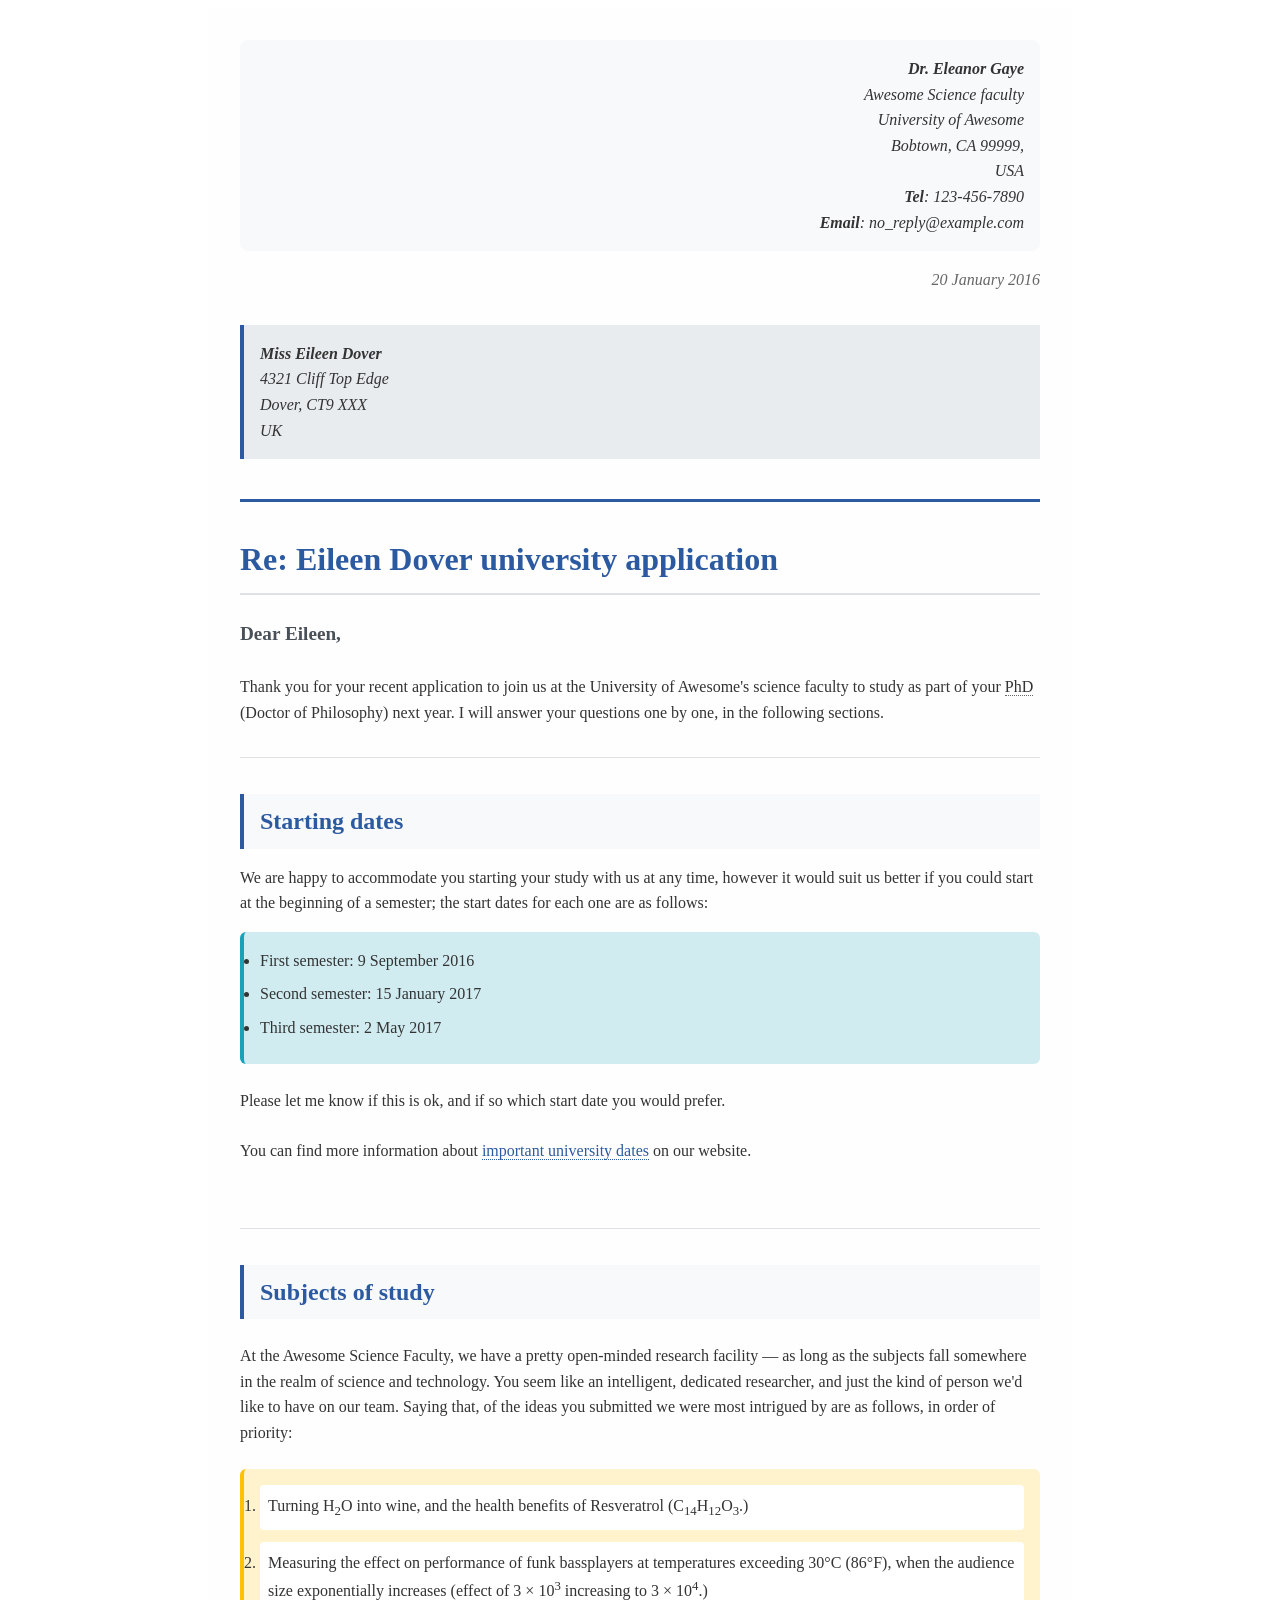
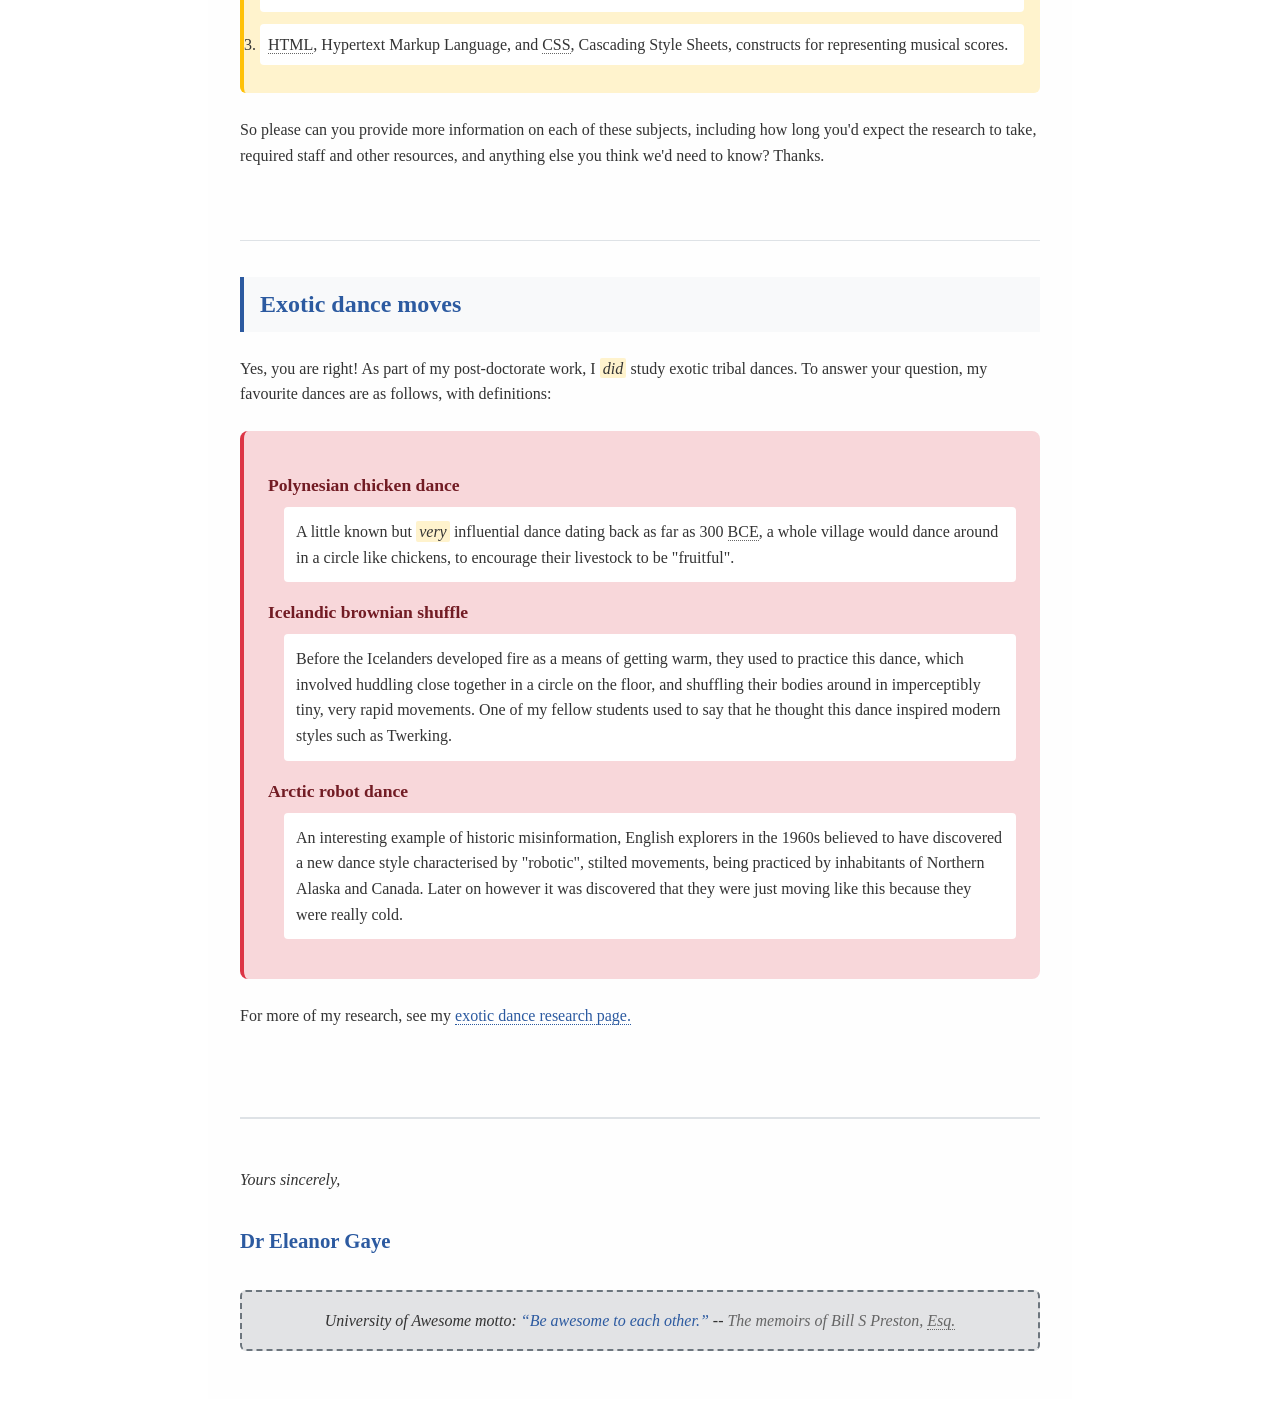
<file: index.html>
<!DOCTYPE html>
    <html lang="en-US">
        <head>
            <meta charset="utf-8" />
            <meta name="author"
            content="Dr. Eleanor Gaye" />
            <link href="tutorial_1_letter_styles.css" rel="stylesheet"/>
            <title>Awesome science application correspondance</title>
        </head>
<body>
    <div class="letter-document">
        <div class="letter-header">
            <address class="sender-info"><em><strong>Dr. Eleanor Gaye</strong>
                <br />Awesome Science faculty</em>
                <br />University of Awesome
                <br />Bobtown, CA 99999,
                <br />USA
                <br /><strong>Tel</strong>: 123-456-7890
                <br /><strong>Email</strong>: no_reply@example.com
            </address>
            
            <p class="letter-date"><time datetime="2016-01-20">20 January 2016</time></p>

            <address class="recipient-info">
                <strong><em>Miss Eileen Dover</em></strong>
                <br />4321 Cliff Top Edge
                <br />Dover, CT9 XXX
                <br />UK
            </address>
        </div>
        
        <h1 class="letter-subject">Re: Eileen Dover university application
        </h1>
        <p class="letter-greeting">Dear Eileen,
        </p>

        <p class="letter-paragraph">Thank you for your recent application to join us at the University of Awesome's science faculty to study as part of your <abbr class="abbreviation">PhD</abbr> (Doctor of Philosophy) next year. I will answer your questions one by one, in the following sections.
        </p>

        <div class="content-section">
            <h2 class="section-heading">Starting dates
            </h2>
            <p>We are happy to accommodate you starting your study with us at any time, however it would suit us better if you could start at the beginning of a semester; the start dates for each one are as follows:
            </p>
            <ul class="semester-dates li">
                <li>First semester: <time datetime="2016-09-09">9 September 2016</time></li>
                <li>Second semester: <time datetime="2017-01-15">15 January 2017</time></li>
                <li>Third semester: <time datetime="2017-05-02">2 May 2017</time></li>
            </ul>
            <p class="letter-paragraph">Please let me know if this is ok, and if so which start date you would prefer.
            <p></p>
            <p>You can find more information about <a href="" class="letter-link">important university dates</a> on our website.</p>
            </p>
        </div>
        <div class="content-section">
            <h2 class="section-heading">Subjects of study</h2>
            <p class="letter-paragraph">At the Awesome Science Faculty, we have a pretty open-minded research facility — as long as the subjects fall somewhere in the realm of science and technology. You seem like an intelligent, dedicated researcher, and just the kind of person we'd like to have on our team. Saying that, of the ideas you submitted we were most intrigued by are as follows, in order of priority:
            </p>
                <ol class="priority-list">
                    <li>Turning H<sub class="subscript">2</sub>O into wine, and the health benefits of Resveratrol (C<sub class="subscript">14</sub>H<sub class="subscript">12</sub>O<sub class="subscript">3</sub>.)</li>
                    <li>Measuring the effect on performance of funk bassplayers at temperatures exceeding 30°C (86°F), when the audience size exponentially increases (effect of 3 × 10<sup class="superscript">3</sup> increasing to 3 × 10<sup class="superscript">4</sup>.)</li>
                    <li><abbr class="abbreviation">HTML</abbr>, Hypertext Markup Language, and <abbr class="abbreviation">CSS</abbr>, Cascading Style Sheets, constructs for representing musical scores.</li>
                </ol>
            <p class="letter-paragraph">So please can you provide more information on each of these subjects, including how long you'd expect the research to take, required staff and other resources, and anything else you think we'd need to know? Thanks.
            </p>
        </div>
        
        <div class="content-section">
            <h2 class="section-heading">Exotic dance moves
            </h2>
            <p class="letter-paragraph">Yes, you are right! As part of my post-doctorate work, I <em class="emphasis">did</em> study exotic tribal dances. To answer your question, my favourite dances are as follows, with definitions:
            </p>
            <dl class="dance-definitions">
                <dt class="dance-term">Polynesian chicken dance</dt>
                <dd class="dance-definition">A little known but <em class="emphasis">very</em> influential dance dating back as far as 300 <abbr class="abbreviation">BCE</abbr>, a whole village would dance around in a circle like chickens, to encourage their livestock to be "fruitful".</dd>
                <dt class="dance-term">Icelandic brownian shuffle</dt>
                <dd class="dance-definition">Before the Icelanders developed fire as a means of getting warm, they used to practice this dance, which involved huddling close together in a circle on the floor, and shuffling their bodies around in imperceptibly tiny, very rapid movements. One of my fellow students used to say that he thought this dance inspired modern styles such as Twerking.</dd>
                <dt class="dance-term">Arctic robot dance</dt>
                <dd class="dance-definition">An interesting example of historic misinformation, English explorers in the 1960s believed to have discovered a new dance style characterised by "robotic", stilted movements, being practiced by inhabitants of Northern Alaska and Canada. Later on however it was discovered that they were just moving like this because they were really cold.</dd>
            </dl>
            <p class="letter-paragraph">For more of my research, see my <a href="" class="letter-link">exotic dance research page.</a>
            </p>
        </div>
            
        <div class="letter-closing"> 
        <p class="closing-phrase">Yours sincerely,</p>
        <h3><p class="signature">Dr Eleanor Gaye</h3></p>
        <p class="university-motto">University of Awesome motto: <q class="inline-quote">Be awesome to each other.</q> -- <cite class="citation">The memoirs of Bill S Preston, <abbr class="abbreviation">Esq.</abbr></cite></p>
        </div>
    </div>
</body>
</html>
</file>
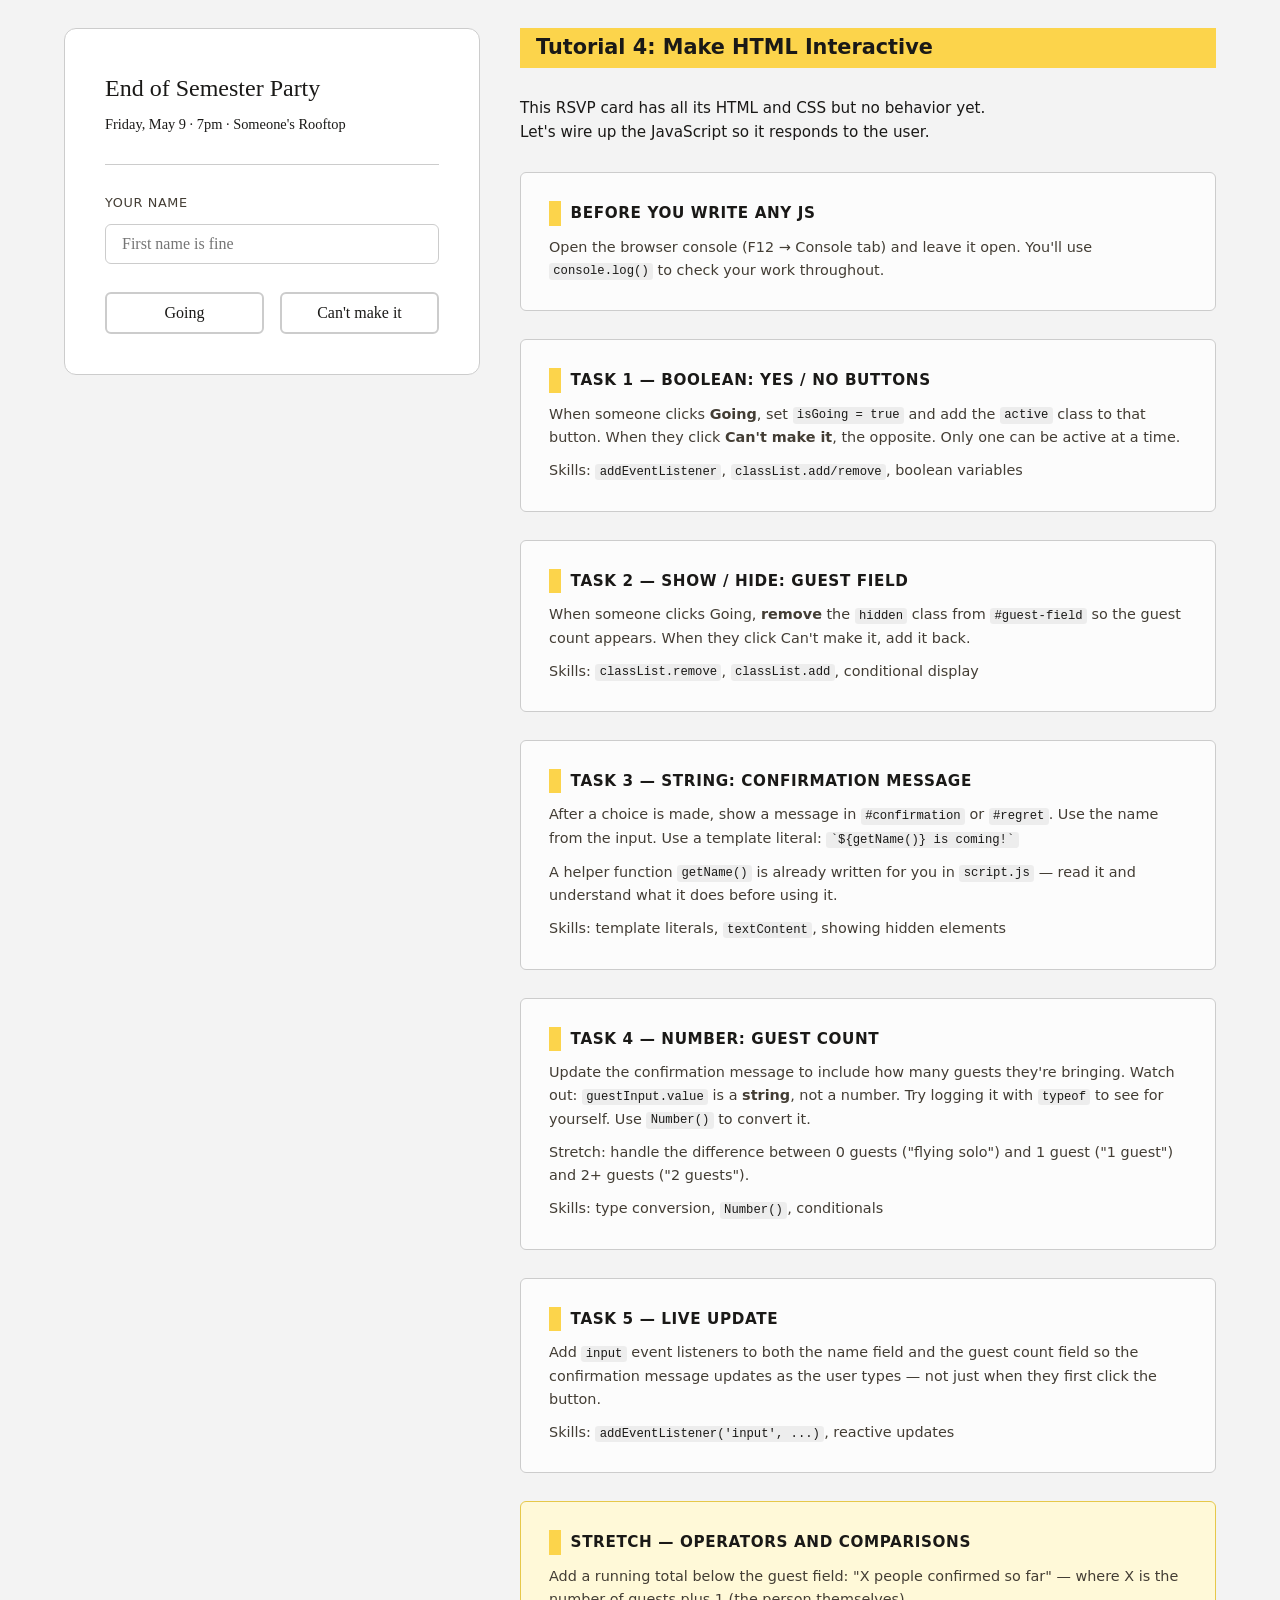
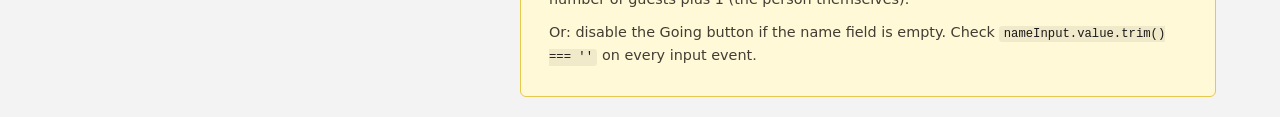
<file: tutorial_4_files/index.html>
<!DOCTYPE html>
<html lang="en">
<head>
  <meta charset="UTF-8">
  <meta name="viewport" content="width=device-width, initial-scale=1.0">
  <title>Tutorial 4: JavaScript Fundamentals</title>
  <link rel="stylesheet" href="style.css">
</head>
<body>

  <div class="page">

    <!-- ── left: the RSVP card ──────────────────────────────── -->
    <div class="card" id="rsvp-card">

      <div class="event-header">
        <h1 class="event-title">End of Semester Party</h1>
        <p class="event-meta">Friday, May 9 &middot; 7pm &middot; Someone's Rooftop</p>
      </div>

      <!-- string: name -->
      <div class="field">
        <label for="name-input">Your name</label>
        <input type="text" id="name-input" placeholder="First name is fine">
      </div>

      <!-- boolean: going or not -->
      <div class="rsvp-buttons">
        <button class="btn btn-yes" id="btn-yes">Going</button>
        <button class="btn btn-no"  id="btn-no">Can't make it</button>
      </div>

      <!-- number: guest count, hidden until yes -->
      <div class="guest-field hidden" id="guest-field">
        <label for="guest-input">Bringing anyone?</label>
        <input type="number" id="guest-input" value="0" min="0" max="10">
        <!-- 
          Note: type="number" still gives you a STRING from .value
          You have to convert it. We'll see this below.
        -->
      </div>

      <!-- confirmation messages, hidden until a choice is made -->
      <div class="confirmation hidden" id="confirmation"></div>
      <div class="regret     hidden" id="regret"></div>

    </div>

    <!-- ── right: tasks panel ───────────────────────────────── -->
    <aside class="tasks-panel">

      <h2>Tutorial 4: Make HTML Interactive</h2>
      <p class="intro">
        This RSVP card has all its HTML and CSS but no behavior yet. <br />
        Let's wire up the JavaScript so it responds to the user.
      </p>

      <div class="task-group">
        <h3>Before you write any JS</h3>
        <p>Open the browser console (F12 → Console tab) and leave it open. 
           You'll use <code>console.log()</code> to check your work throughout.</p>
      </div>

      <div class="task-group">
        <h3>Task 1 — Boolean: Yes / No buttons</h3>
        <p>
          When someone clicks <strong>Going</strong>, set <code>isGoing = true</code>
          and add the <code>active</code> class to that button.
          When they click <strong>Can't make it</strong>, the opposite.
          Only one can be active at a time.
        </p>
        <p>Skills: <code>addEventListener</code>, <code>classList.add/remove</code>, boolean variables</p>
      </div>

      <div class="task-group">
        <h3>Task 2 — Show / hide: guest field</h3>
        <p>
          When someone clicks Going, <strong>remove</strong> the <code>hidden</code> class
          from <code>#guest-field</code> so the guest count appears.
          When they click Can't make it, add it back.
        </p>
        <p>Skills: <code>classList.remove</code>, <code>classList.add</code>, conditional display</p>
      </div>

      <div class="task-group">
        <h3>Task 3 — String: confirmation message</h3>
        <p>
          After a choice is made, show a message in <code>#confirmation</code> or 
          <code>#regret</code>. Use the name from the input.
          Use a template literal: <code>`${getName()} is coming!`</code>
        </p>
        <p>
          A helper function <code>getName()</code> is already written for you in 
          <code>script.js</code> — read it and understand what it does before using it.
        </p>
        <p>Skills: template literals, <code>textContent</code>, showing hidden elements</p>
      </div>

      <div class="task-group">
        <h3>Task 4 — Number: guest count</h3>
        <p>
          Update the confirmation message to include how many guests they're bringing.
          Watch out: <code>guestInput.value</code> is a <strong>string</strong>, not a number.
          Try logging it with <code>typeof</code> to see for yourself.
          Use <code>Number()</code> to convert it.
        </p>
        <p>
          Stretch: handle the difference between 0 guests ("flying solo") and 
          1 guest ("1 guest") and 2+ guests ("2 guests").
        </p>
        <p>Skills: type conversion, <code>Number()</code>, conditionals</p>
      </div>

      <div class="task-group">
        <h3>Task 5 — Live update</h3>
        <p>
          Add <code>input</code> event listeners to both the name field and the guest
          count field so the confirmation message updates as the user types —
          not just when they first click the button.
        </p>
        <p>Skills: <code>addEventListener('input', ...)</code>, reactive updates</p>
      </div>

      <div class="task-group task-stretch">
        <h3>Stretch — Operators and comparisons</h3>
        <p>
          Add a running total below the guest field: 
          "X people confirmed so far" — where X is the number of guests plus 1 (the person themselves).
        </p>
        <p>
          Or: disable the Going button if the name field is empty.
          Check <code>nameInput.value.trim() === ''</code> on every input event.
        </p>
      </div>

    </aside>

  </div>

  <script src="script.js"></script>
</body>
</html>
</file>
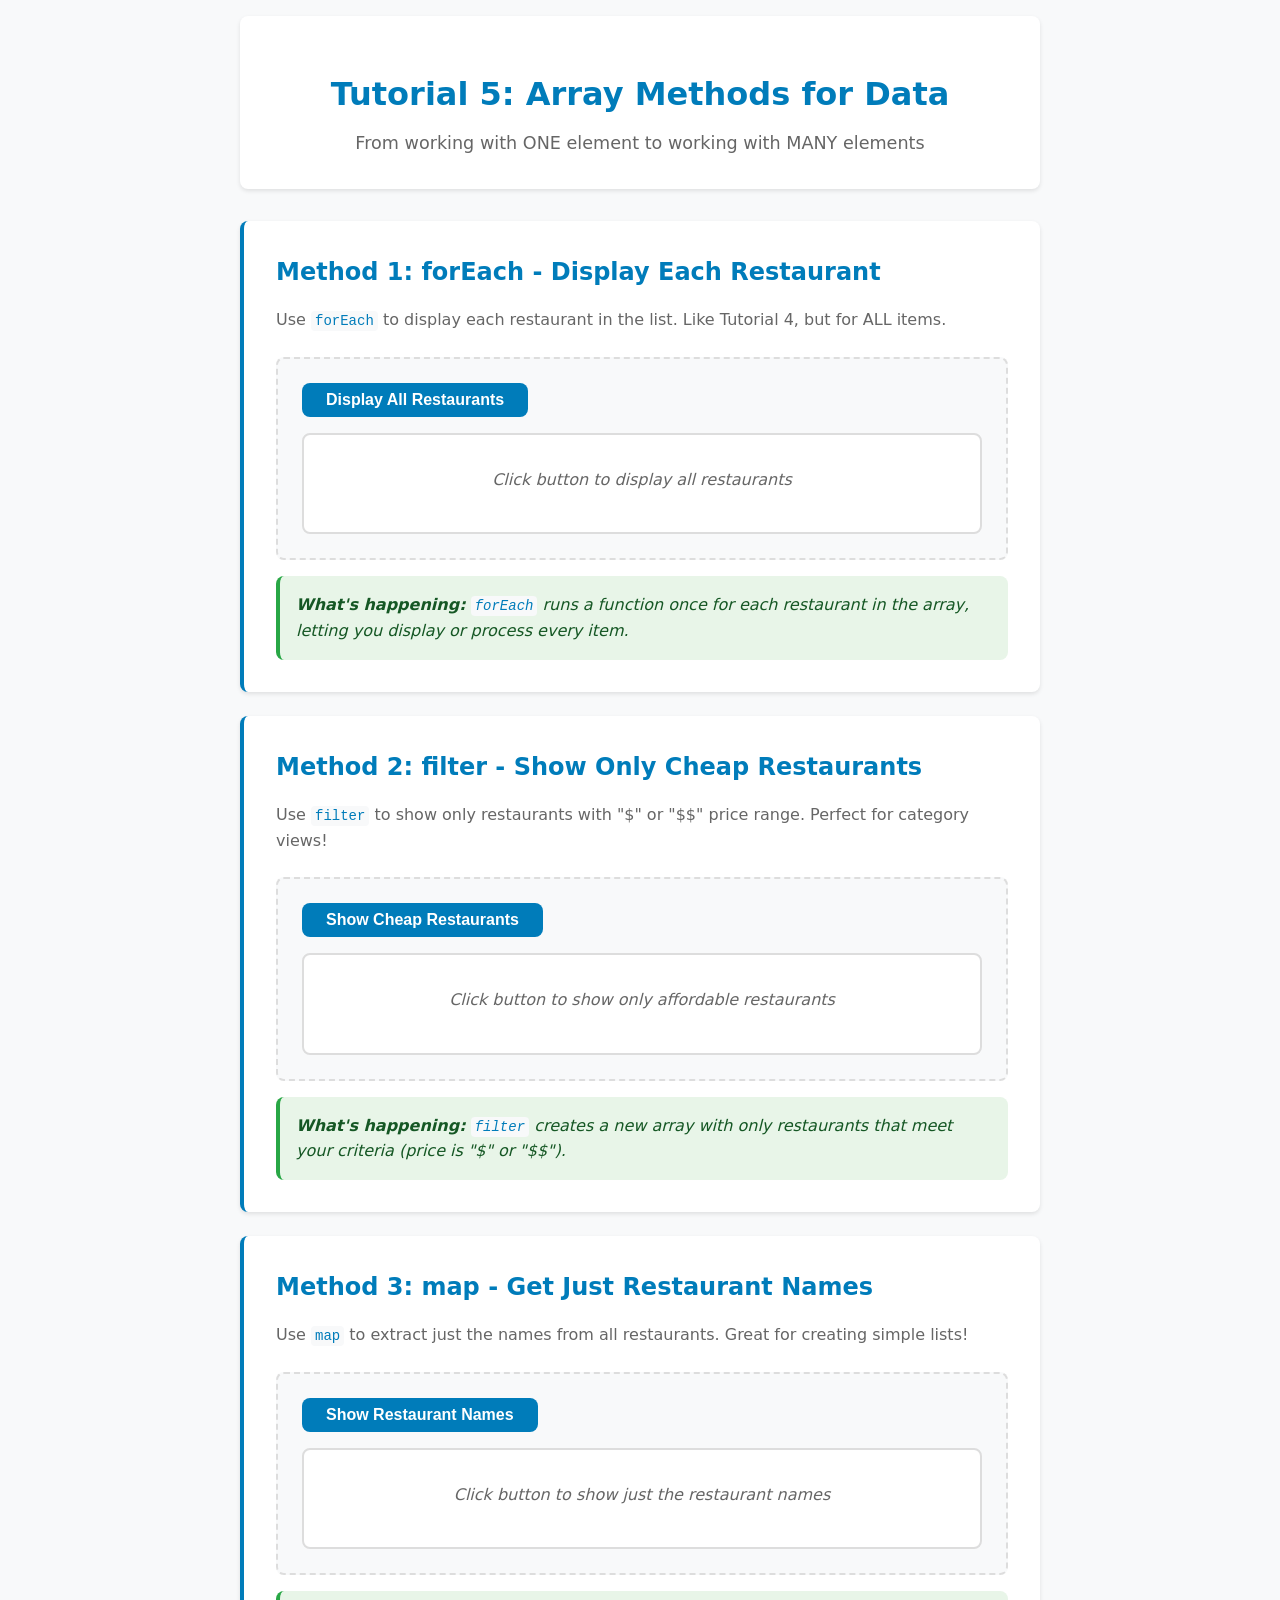
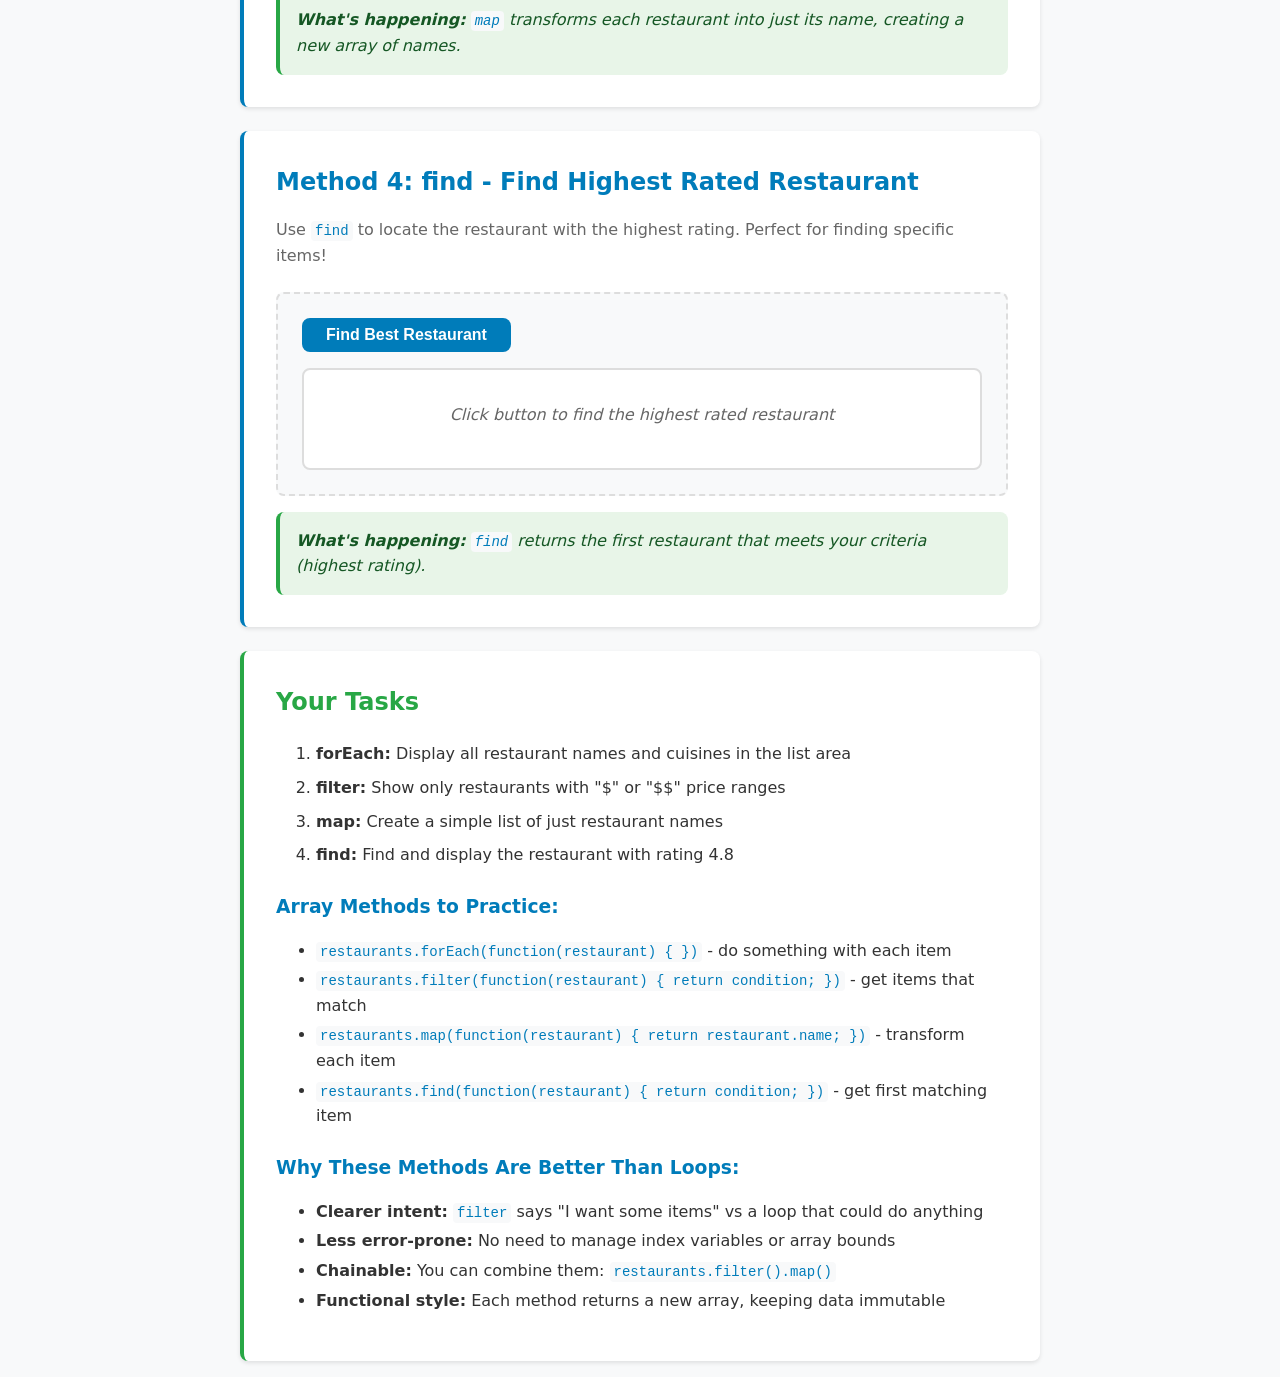
<file: tutorial_5_arrays/index.html>
<!DOCTYPE html>
<html lang="en">
<head>
    <meta charset="UTF-8">
    <meta name="viewport" content="width=device-width, initial-scale=1.0">
    <title>Tutorial 5: Array Methods for Data</title>
    <link rel="stylesheet" href="style.css">
</head>
<body>
    <div class="container">
        <header>
            <h1>Tutorial 5: Array Methods for Data</h1>
            <p>From working with ONE element to working with MANY elements</p>
        </header>

        <!-- Method 1: forEach - Do something to each item -->
        <section class="method-section">
            <h2>Method 1: forEach - Display Each Restaurant</h2>
            <p>Use <code>forEach</code> to display each restaurant in the list. Like Tutorial 4, but for ALL items.</p>
            
            <div class="demo-area">
                <button id="display-button" class="method-button">Display All Restaurants</button>
                <div id="restaurant-list" class="result-area">
                    <p class="placeholder">Click button to display all restaurants</p>
                </div>
            </div>
            
            <div class="explanation">
                <p><strong>What's happening:</strong> <code>forEach</code> runs a function once for each restaurant in the array, letting you display or process every item.</p>
            </div>
        </section>

        <!-- Method 2: filter - Show only items that match criteria -->
        <section class="method-section">
            <h2>Method 2: filter - Show Only Cheap Restaurants</h2>
            <p>Use <code>filter</code> to show only restaurants with "$" or "$$" price range. Perfect for category views!</p>
            
            <div class="demo-area">
                <button id="filter-button" class="method-button">Show Cheap Restaurants</button>
                <div id="filtered-list" class="result-area">
                    <p class="placeholder">Click button to show only affordable restaurants</p>
                </div>
            </div>
            
            <div class="explanation">
                <p><strong>What's happening:</strong> <code>filter</code> creates a new array with only restaurants that meet your criteria (price is "$" or "$$").</p>
            </div>
        </section>

        <!-- Method 3: map - Transform data to get specific information -->
        <section class="method-section">
            <h2>Method 3: map - Get Just Restaurant Names</h2>
            <p>Use <code>map</code> to extract just the names from all restaurants. Great for creating simple lists!</p>
            
            <div class="demo-area">
                <button id="map-button" class="method-button">Show Restaurant Names</button>
                <div id="mapped-list" class="result-area">
                    <p class="placeholder">Click button to show just the restaurant names</p>
                </div>
            </div>
            
            <div class="explanation">
                <p><strong>What's happening:</strong> <code>map</code> transforms each restaurant into just its name, creating a new array of names.</p>
            </div>
        </section>

        <!-- Method 4: find - Get one specific item -->
        <section class="method-section">
            <h2>Method 4: find - Find Highest Rated Restaurant</h2>
            <p>Use <code>find</code> to locate the restaurant with the highest rating. Perfect for finding specific items!</p>
            
            <div class="demo-area">
                <button id="find-button" class="method-button">Find Best Restaurant</button>
                <div id="found-item" class="result-area">
                    <p class="placeholder">Click button to find the highest rated restaurant</p>
                </div>
            </div>
            
            <div class="explanation">
                <p><strong>What's happening:</strong> <code>find</code> returns the first restaurant that meets your criteria (highest rating).</p>
            </div>
        </section>

        <!-- Tutorial Instructions -->
        <section class="tutorial-instructions">
            <h2>Your Tasks</h2>
            <ol>
                <li><strong>forEach:</strong> Display all restaurant names and cuisines in the list area</li>
                <li><strong>filter:</strong> Show only restaurants with "$" or "$$" price ranges</li>
                <li><strong>map:</strong> Create a simple list of just restaurant names</li>
                <li><strong>find:</strong> Find and display the restaurant with rating 4.8</li>
            </ol>
            
            <h3>Array Methods to Practice:</h3>
            <ul>
                <li><code>restaurants.forEach(function(restaurant) { })</code> - do something with each item</li>
                <li><code>restaurants.filter(function(restaurant) { return condition; })</code> - get items that match</li>
                <li><code>restaurants.map(function(restaurant) { return restaurant.name; })</code> - transform each item</li>
                <li><code>restaurants.find(function(restaurant) { return condition; })</code> - get first matching item</li>
            </ul>
            
            <h3>Why These Methods Are Better Than Loops:</h3>
            <ul>
                <li><strong>Clearer intent:</strong> <code>filter</code> says "I want some items" vs a loop that could do anything</li>
                <li><strong>Less error-prone:</strong> No need to manage index variables or array bounds</li>
                <li><strong>Chainable:</strong> You can combine them: <code>restaurants.filter().map()</code></li>
                <li><strong>Functional style:</strong> Each method returns a new array, keeping data immutable</li>
            </ul>
        </section>
    </div>

    <script src="script.js" defer></script>
</body>
</html>
</file>
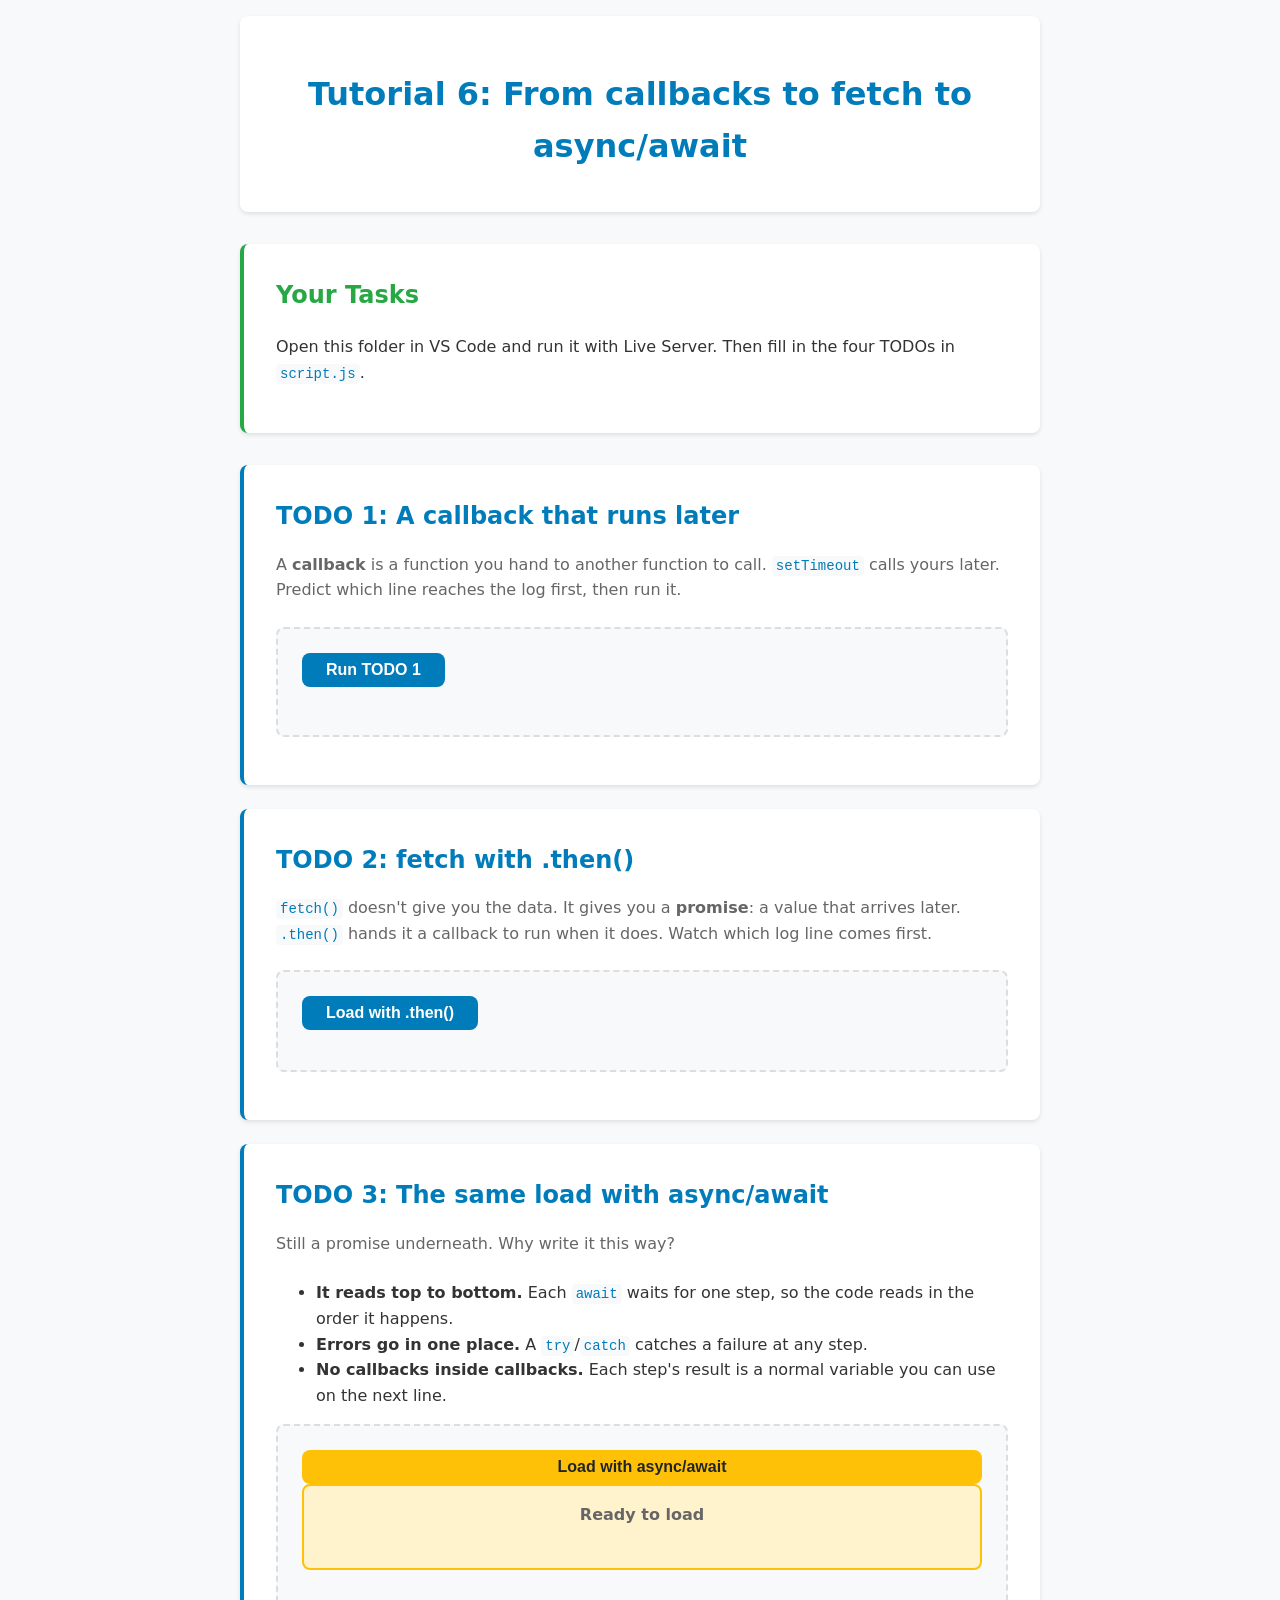
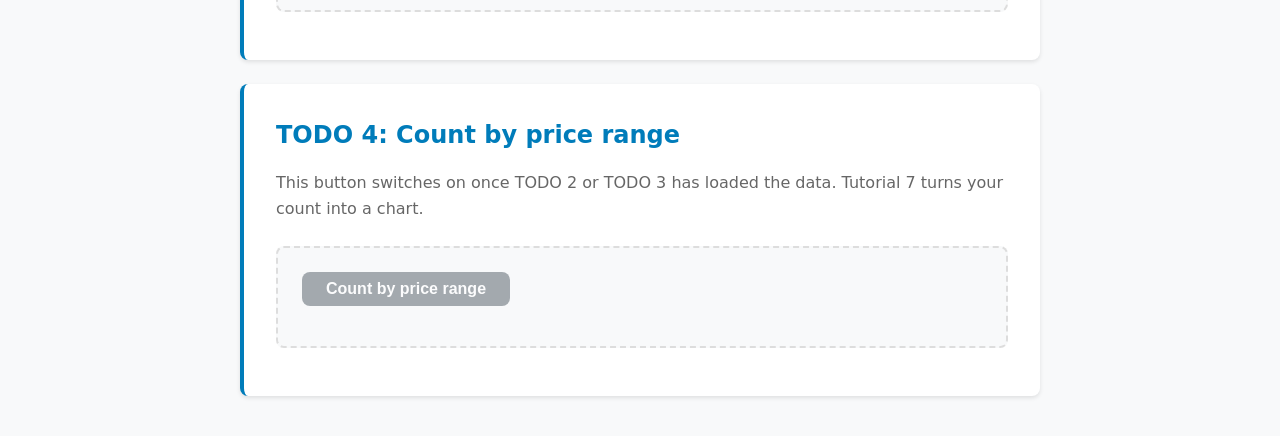
<file: tutorial_6_async/index.html>
<!DOCTYPE html>
<html lang="en">
<head>
    <meta charset="UTF-8">
    <meta name="viewport" content="width=device-width, initial-scale=1.0">
    <title>Tutorial 6: From callbacks to fetch to async/await</title>
    <link rel="stylesheet" href="style.css">
</head>
<body>
    <div class="container">
        <header>
            <h1>Tutorial 6: From callbacks to fetch to async/await</h1>
        </header>

        <section class="tutorial-instructions">
            <h2>Your Tasks</h2>
            <p>Open this folder in VS Code and run it with Live Server. Then fill in the four TODOs in <code>script.js</code>.</p>
        </section>

        <section class="method-section">
            <h2>TODO 1: A callback that runs later</h2>
            <p>A <strong>callback</strong> is a function you hand to another function to call. <code>setTimeout</code> calls yours later. Predict which line reaches the log first, then run it.</p>
            <div class="demo-area">
                <button id="run-todo-1" class="method-button" type="button">Run TODO 1</button>
                <p id="ready-output" class="big-output"></p>
                <ol id="log-todo-1" class="event-log"></ol>
            </div>
        </section>

        <section class="method-section">
            <h2>TODO 2: fetch with .then()</h2>
            <p><code>fetch()</code> doesn't give you the data. It gives you a <strong>promise</strong>: a value that arrives later. <code>.then()</code> hands it a callback to run when it does. Watch which log line comes first.</p>
            <div class="demo-area">
                <button id="load-then" class="method-button" type="button">Load with .then()</button>
                <ol id="log-then" class="event-log"></ol>
            </div>
        </section>

        <section class="method-section">
            <h2>TODO 3: The same load with async/await</h2>
            <p>Still a promise underneath. Why write it this way?</p>
            <ul>
                <li><strong>It reads top to bottom.</strong> Each <code>await</code> waits for one step, so the code reads in the order it happens.</li>
                <li><strong>Errors go in one place.</strong> A <code>try</code>/<code>catch</code> catches a failure at any step.</li>
                <li><strong>No callbacks inside callbacks.</strong> Each step's result is a normal variable you can use on the next line.</li>
            </ul>
            <div class="demo-area">
                <button id="load-await" class="load-button" type="button">Load with async/await</button>
                <div id="loading-status" class="status-display">
                    <p class="status-message">Ready to load</p>
                </div>
            </div>
        </section>

        <section class="method-section">
            <h2>TODO 4: Count by price range</h2>
            <p>This button switches on once TODO 2 or TODO 3 has loaded the data. Tutorial 7 turns your count into a chart.</p>
            <div class="demo-area">
                <button id="count-by-price" class="method-button" type="button" disabled>Count by price range</button>
                <div id="count-output"></div>
            </div>
        </section>
    </div>
    <script src="script.js"></script>
</body>
</html>
</file>
<file: tutorial_1_letter_styles.css>
/* =====================================================
   TUTORIAL 2: CSS DETECTIVE CHALLENGE
   =====================================================
   
   Add the correct CSS classes to your HTML 
   letter so it matches this styling specification.
   
   Look at each selector below and figure out what HTML
   elements need which classes to make this work
 
   ===================================================== */

/* DOCUMENT FOUNDATION */
.letter-document {
    max-width: 800px;
    margin: 0 auto;
    padding: 2rem;
    font-family: Georgia, 'Times New Roman', serif;
    line-height: 1.6;
    color: #333;
    background-color: #fefefe;
}

/* LETTER HEADER STYLING */
.letter-header {
    border-bottom: 3px solid #2c5aa0;
    margin-bottom: 2rem;
    padding-bottom: 1rem;
}

.sender-info {
    text-align: right;
    background-color: #f8f9fa;
    padding: 1rem;
    border-radius: 8px;
    margin-bottom: 1rem;
}

.letter-date {
    text-align: right;
    font-style: italic;
    color: #666;
    margin-bottom: 2rem;
}

.recipient-info {
    background-color: #e9ecef;
    padding: 1rem;
    border-left: 4px solid #2c5aa0;
    margin-bottom: 1.5rem;
}

/* MAIN CONTENT STYLING */
.letter-subject {
    color: #2c5aa0;
    border-bottom: 2px solid #dee2e6;
    padding-bottom: 0.5rem;
    margin-bottom: 1.5rem;
}

.letter-greeting {
    font-size: 1.2rem;
    font-weight: bold;
    color: #495057;
}

.letter-paragraph {
    margin: 1.5rem 0;
}

/* SECTION STYLING */
.content-section {
    margin: 2rem 0;
    padding: 1rem 0;
    border-top: 1px solid #dee2e6;
}

.section-heading {
    color: #2c5aa0;
    background-color: #f8f9fa;
    padding: 0.5rem 1rem;
    border-left: 4px solid #2c5aa0;
    margin-bottom: 1rem;
}

/* LIST STYLING */
.priority-list {
    background-color: #fff3cd;
    padding: 1rem;
    border-radius: 6px;
    border-left: 4px solid #ffc107;
}

.priority-list li {
    margin-bottom: 0.75rem;
    padding: 0.5rem;
    background-color: white;
    border-radius: 4px;
}

.semester-dates {
    background-color: #d1ecf1;
    padding: 1rem;
    border-radius: 6px;
    border-left: 4px solid #17a2b8;
}

.semester-dates li {
    margin-bottom: 0.5rem;
    font-weight: 500;
}

/* DEFINITION LIST STYLING */
.dance-definitions {
    background-color: #f8d7da;
    padding: 1.5rem;
    border-radius: 8px;
    border-left: 4px solid #dc3545;
}

.dance-term {
    font-weight: bold;
    color: #721c24;
    font-size: 1.1rem;
    margin-top: 1rem;
    margin-bottom: 0.5rem;
}

.dance-definition {
    margin-left: 1rem;
    padding: 0.75rem;
    background-color: white;
    border-radius: 4px;
    margin-bottom: 1rem;
}

/* LETTER CLOSING */
.letter-closing {
    margin-top: 3rem;
    padding-top: 2rem;
    border-top: 2px solid #dee2e6;
}

.closing-phrase {
    font-style: italic;
    margin-bottom: 2rem;
}

.signature {
    font-size: 1.3rem;
    font-weight: bold;
    color: #2c5aa0;
    margin-bottom: 2rem;
}

.university-motto {
    background-color: #e2e3e5;
    padding: 1rem;
    border-radius: 6px;
    text-align: center;
    font-style: italic;
    border: 2px dashed #6c757d;
}

/* LINK STYLING */
.letter-link {
    color: #2c5aa0;
    text-decoration: none;
    border-bottom: 1px dotted #2c5aa0;
}

.letter-link:focus {
    outline: 2px solid #ffc107;
    outline-offset: 2px;
}

/* EMPHASIS AND FORMATTING */
.abbreviation {
    border-bottom: 1px dotted #666;
    cursor: help;
}

.subscript, .superscript {
    font-size: 0.8em;
}

.emphasis {
    background-color: #fff3cd;
    padding: 0.1rem 0.2rem;
    border-radius: 2px;
}

.citation {
    font-style: italic;
    color: #666;
}

.inline-quote {
    font-style: italic;
    color: #2c5aa0;
}

/* RESPONSIVE DESIGN */
@media (max-width: 600px) {
    .letter-document {
        padding: 1rem;
    }
    
    .sender-info,
    .recipient-info {
        padding: 0.75rem;
    }
    
    .letter-subject {
        font-size: 1.3rem;
    }
}
</file>
<file: tutorial_4_files/style.css>
/* =====================================================
   TUTORIAL 4: JAVASCRIPT FUNDAMENTALS
   Reinforcing: CSS variables, grid, flexbox
   ===================================================== */

:root {
    /* color */
    --color-bg: #f3f3f3;
    --color-card: #ffffff;
    --color-text: #1a1917;
    --color-muted: #433d34;
    --color-border: #cccccc;
    --color-accent: #fcd44b;

    --color-yes: #4aa462;
    --color-yes-light: hsl(144, 37%, 92%);
    /* derived */
    --color-no: #e55a5a;
    --color-no-light: hsl(0, 70%, 93%);
    /* derived from red, same method */

    --color-task-bg: #fcfcfc;
    --color-task-border: #cccccc;
    --color-stretch: #fff9d8;

    /* spacing */
    --space-xs: 0.375rem;
    --space-sm: 0.625rem;
    --space-md: 1rem;
    --space-lg: 1.75rem;
    --space-xl: 2.5rem;

    /* shape */
    --radius: 0.75rem;
    --radius-sm: 0.375rem;
}

/* ── reset ──────────────────────────────────────────── */
*,
*::before,
*::after {
    box-sizing: border-box;
    margin: 0;
    padding: 0;
}

body {
    font-family: Georgia, serif;
    background: var(--color-bg);
    color: var(--color-text);
    min-height: 100vh;
    padding: var(--space-lg);
    line-height: 1.6;
}

/* ── page layout: card + tasks side by side ─────────── */
.page {
    display: grid;
    grid-template-columns: 26rem 1fr;
    gap: var(--space-xl);
    align-items: start;
    max-width: 72rem;
    margin: 0 auto;
}

@media (max-width: 52rem) {
    .page {
        grid-template-columns: 1fr;
    }
}

/* ── RSVP card ──────────────────────────────────────── */
.card {
    background: var(--color-card);
    border: 1px solid var(--color-border);
    border-radius: var(--radius);
    padding: var(--space-xl);
    display: grid;
    gap: var(--space-lg);
    position: sticky;
    top: var(--space-lg);
}

.event-header {
    display: grid;
    gap: var(--space-xs);
    padding-bottom: var(--space-lg);
    border-bottom: 1px solid var(--color-border);
}

.event-title {
    font-size: 1.5rem;
    font-weight: normal;
}

.event-meta {
    font-size: 0.9rem;
}

/* ── inputs ─────────────────────────────────────────── */
.field,
.guest-field {
    display: grid;
    gap: var(--space-sm);
}

label {
    font-size: 0.8rem;
    text-transform: uppercase;
    letter-spacing: 0.05em;
    color: var(--color-muted);
    font-family: system-ui, sans-serif;
}

input {
    border: 1px solid var(--color-border);
    border-radius: var(--radius-sm);
    padding: var(--space-sm) var(--space-md);
    font-family: inherit;
    font-size: 1rem;
    color: var(--color-text);
    width: 100%;
    background: var(--color-card);
}

input:focus {
    outline: 2px solid var(--color-accent);
    outline-offset: 2px;
    border-color: transparent;
}

/* ── yes / no buttons ───────────────────────────────── */
.rsvp-buttons {
    display: flex;
    gap: var(--space-md);
}

.btn {
    flex: 1;
    padding: var(--space-sm) var(--space-md);
    border: 2px solid var(--color-border);
    border-radius: var(--radius-sm);
    background: var(--color-card);
    font-family: inherit;
    font-size: 1rem;
    cursor: pointer;
    color: var(--color-text);
    transition: background 0.15s ease, border-color 0.15s ease, color 0.15s ease;
}

.btn:hover {
    border-color: var(--color-muted);
}

/* active states — JS adds/removes the .active class */
.btn-yes.active {
    background: var(--color-yes-light);
    border-color: var(--color-yes);
    color: var(--color-yes);
}

.btn-no.active {
    background: var(--color-no-light);
    border-color: var(--color-no);
    color: var(--color-no);
}

/* ── response messages ──────────────────────────────── */
.confirmation {
    background: var(--color-yes-light);
    color: var(--color-yes);
    border-radius: var(--radius-sm);
    padding: var(--space-md);
    font-size: 0.95rem;
    line-height: 1.5;
}

.regret {
    background: var(--color-no-light);
    color: var(--color-no);
    border-radius: var(--radius-sm);
    padding: var(--space-md);
    font-size: 0.95rem;
}

/* ── utility ─────────────────────────────────────────── */
.hidden {
    display: none;
}

/* ── tasks panel ─────────────────────────────────────── */
.tasks-panel {
    display: grid;
    gap: var(--space-lg);
    font-family: system-ui, sans-serif;
}

.tasks-panel h2 {
    font-size: 1.3rem;
    font-weight: 600;
    background: var(--color-accent);
    padding: 0.2rem 1rem;
}

.tasks-panel .intro {
    font-size: 0.95rem;
}

.task-group {
    background: var(--color-task-bg);
    border: 1px solid var(--color-task-border);
    border-radius: var(--radius-sm);
    padding: var(--space-lg);
    display: grid;
    gap: var(--space-sm);
}

.task-group h3 {
    font-size: 0.95rem;
    font-weight: 600;
    text-transform: uppercase;
    letter-spacing: 0.04em;
    color: var(--color-text);

    border-left: 0.8rem solid var(--color-accent);
    padding-left: 0.6rem;
}

.task-group p {
    font-size: 0.9rem;
    color: var(--color-muted);
    line-height: 1.6;
}

.task-group code {
    font-family: "Monaco", "Menlo", monospace;
    font-size: 0.85em;
    background: rgba(0, 0, 0, 0.06);
    padding: 0.1em 0.35em;
    border-radius: 0.2rem;
    color: var(--color-text);
}

.task-stretch {
    background: var(--color-stretch);
    border-color: #e6c84a;
}
</file>
<file: tutorial_5_arrays/style.css>
/* =====================================================
   TUTORIAL 5: ARRAY METHODS FOR DATA
   Consistent styling with previous tutorials
   ===================================================== */

/* ROOT VARIABLES */
:root {
    --primary-color: #007cba;
    --secondary-color: #28a745;
    --background-color: #f8f9fa;
    --card-background: #ffffff;
    --text-color: #333;
    --border-color: #ddd;
    --shadow: 0 0.125rem 0.25rem rgba(0, 0, 0, 0.1);
    --border-radius: 0.5rem;
    --spacing-sm: 0.5rem;
    --spacing-md: 1rem;
    --spacing-lg: 1.5rem;
    --spacing-xl: 2rem;
}

/* BASE STYLES */
* {
    box-sizing: border-box;
}

body {
    font-family: system-ui, -apple-system, sans-serif;
    margin: 0;
    padding: var(--spacing-md);
    background: var(--background-color);
    color: var(--text-color);
    line-height: 1.6;
}

.container {
    max-width: 50rem;
    margin: 0 auto;
}

/* HEADER */
header {
    text-align: center;
    margin-bottom: var(--spacing-xl);
    padding: var(--spacing-xl);
    background: var(--card-background);
    border-radius: var(--border-radius);
    box-shadow: var(--shadow);
}

header h1 {
    color: var(--primary-color);
    margin-bottom: var(--spacing-sm);
}

header p {
    color: #666;
    font-size: 1.1rem;
    margin: 0;
}

/* METHOD SECTIONS */
.method-section {
    background: var(--card-background);
    margin-bottom: var(--spacing-lg);
    padding: var(--spacing-xl);
    border-radius: var(--border-radius);
    box-shadow: var(--shadow);
    border-left: 0.25rem solid var(--primary-color);
}

.method-section h2 {
    color: var(--primary-color);
    margin-top: 0;
    margin-bottom: var(--spacing-sm);
}

.method-section p {
    margin-bottom: var(--spacing-lg);
    color: #666;
}

.method-section code {
    background: #f8f9fa;
    padding: 0.125rem 0.25rem;
    border-radius: 0.25rem;
    font-family: 'Courier New', monospace;
    font-size: 0.875rem;
    color: var(--primary-color);
}

/* DEMO AREAS */
.demo-area {
    background: #f8f9fa;
    padding: var(--spacing-lg);
    border-radius: var(--border-radius);
    border: 2px dashed var(--border-color);
    margin-bottom: var(--spacing-md);
}

/* BUTTONS */
.method-button {
    background: var(--primary-color);
    color: white;
    border: none;
    padding: var(--spacing-sm) var(--spacing-lg);
    border-radius: var(--border-radius);
    cursor: pointer;
    font-size: 1rem;
    font-weight: bold;
    transition: all 0.2s ease;
    display: block;
    margin-bottom: var(--spacing-md);
}

.method-button:hover {
    background: #005a87;
    transform: translateY(-1px);
}

.method-button:focus {
    outline: 2px solid var(--secondary-color);
    outline-offset: 2px;
}

/* RESULT AREAS */
.result-area {
    background: white;
    border: 2px solid var(--border-color);
    border-radius: var(--border-radius);
    padding: var(--spacing-md);
    min-height: 6rem;
    max-height: 20rem;
    overflow-y: auto;
}

.placeholder {
    color: #666;
    font-style: italic;
    text-align: center;
    margin: var(--spacing-md) 0;
}

/* RESULT CONTENT STYLING */
.restaurant-item {
    padding: var(--spacing-sm);
    border-bottom: 1px solid #eee;
    margin-bottom: var(--spacing-sm);
}

.restaurant-item:last-child {
    border-bottom: none;
    margin-bottom: 0;
}

.restaurant-name {
    font-weight: bold;
    color: var(--primary-color);
}

.restaurant-cuisine {
    color: #666;
    font-size: 0.9rem;
}

.restaurant-rating {
    color: var(--secondary-color);
    font-weight: bold;
}

.restaurant-price {
    background: #fff3cd;
    padding: 0.125rem 0.25rem;
    border-radius: 0.25rem;
    font-size: 0.8rem;
    color: #856404;
    display: inline-block;
}

/* LIST STYLES FOR MAP RESULTS */
.name-list {
    list-style: none;
    padding: 0;
    margin: 0;
}

.name-list li {
    padding: var(--spacing-sm);
    border-bottom: 1px solid #eee;
    transition: background-color 0.2s;
}

.name-list li:hover {
    background: #f8f9fa;
}

.name-list li:last-child {
    border-bottom: none;
}

/* FOUND ITEM SPECIAL STYLING */
.found-restaurant {
    background: linear-gradient(135deg, var(--secondary-color), #20c997);
    color: white;
    padding: var(--spacing-md);
    border-radius: var(--border-radius);
    text-align: center;
}

.found-restaurant .restaurant-name {
    color: white;
    font-size: 1.2rem;
    margin-bottom: var(--spacing-sm);
}

/* EXPLANATIONS */
.explanation {
    background: #e8f5e8;
    padding: var(--spacing-md);
    border-radius: var(--border-radius);
    border-left: 0.25rem solid var(--secondary-color);
}

.explanation p {
    margin: 0;
    font-style: italic;
    color: #155724;
}

/* TUTORIAL INSTRUCTIONS */
.tutorial-instructions {
    background: white;
    padding: var(--spacing-xl);
    border-radius: var(--border-radius);
    box-shadow: var(--shadow);
    border-left: 0.25rem solid var(--secondary-color);
}

.tutorial-instructions h2 {
    color: var(--secondary-color);
    margin-top: 0;
}

.tutorial-instructions h3 {
    color: var(--primary-color);
    margin-top: var(--spacing-lg);
    margin-bottom: var(--spacing-sm);
}

.tutorial-instructions code {
    background: #f8f9fa;
    padding: 0.125rem 0.25rem;
    border-radius: 0.25rem;
    font-family: 'Courier New', monospace;
    font-size: 0.875rem;
    color: var(--primary-color);
}

.tutorial-instructions ol li {
    margin-bottom: var(--spacing-sm);
}

.tutorial-instructions ul li {
    margin-bottom: 0.25rem;
}

/* RESPONSIVE DESIGN */
@media (max-width: 48rem) {
    .container {
        padding: var(--spacing-sm);
    }
    
    .method-section {
        padding: var(--spacing-md);
    }
    
    .demo-area {
        padding: var(--spacing-md);
    }
    
    .result-area {
        max-height: 15rem;
    }
}
</file>
<file: tutorial_6_async/style.css>
/* =====================================================
   TUTORIAL 6: FROM CALLBACKS TO FETCH TO ASYNC/AWAIT
   Consistent styling with previous tutorials + async states
   ===================================================== */

/* ROOT VARIABLES */
:root {
    --primary-color: #007cba;
    --secondary-color: #28a745;
    --warning-color: #ffc107;
    --error-color: #dc3545;
    --background-color: #f8f9fa;
    --card-background: #ffffff;
    --text-color: #333;
    --border-color: #ddd;
    --shadow: 0 0.125rem 0.25rem rgba(0, 0, 0, 0.1);
    --border-radius: 0.5rem;
    --spacing-sm: 0.5rem;
    --spacing-md: 1rem;
    --spacing-lg: 1.5rem;
    --spacing-xl: 2rem;
}

/* BASE STYLES */
* {
    box-sizing: border-box;
}

body {
    font-family: system-ui, -apple-system, sans-serif;
    margin: 0;
    padding: var(--spacing-md);
    background: var(--background-color);
    color: var(--text-color);
    line-height: 1.6;
}

.container {
    max-width: 50rem;
    margin: 0 auto;
}

/* HEADER */
header {
    text-align: center;
    margin-bottom: var(--spacing-xl);
    padding: var(--spacing-xl);
    background: var(--card-background);
    border-radius: var(--border-radius);
    box-shadow: var(--shadow);
}

header h1 {
    color: var(--primary-color);
    margin-bottom: var(--spacing-sm);
}

header p {
    color: #666;
    font-size: 1.1rem;
    margin: 0;
}

/* STATUS SECTION - New for Tutorial 6 */
.status-section {
    background: var(--card-background);
    margin-bottom: var(--spacing-lg);
    padding: var(--spacing-xl);
    border-radius: var(--border-radius);
    box-shadow: var(--shadow);
    border-left: 0.25rem solid var(--warning-color);
}

.status-section h2 {
    color: var(--warning-color);
    margin-top: 0;
    margin-bottom: var(--spacing-md);
}

.status-display {
    background: #fff3cd;
    border: 2px solid var(--warning-color);
    border-radius: var(--border-radius);
    padding: var(--spacing-md);
    margin-bottom: var(--spacing-md);
    text-align: center;
}

.status-message {
    margin: 0;
    font-weight: bold;
    color: #856404;
}

/* LOADING STATES */
.status-display.loading {
    background: #cce7ff;
    border-color: var(--primary-color);
    animation: pulse 1.5s ease-in-out infinite;
}

.status-display.loading .status-message {
    color: var(--primary-color);
}

.status-display.success {
    background: #d4edda;
    border-color: var(--secondary-color);
}

.status-display.success .status-message {
    color: #155724;
}

.status-display.error {
    background: #f8d7da;
    border-color: var(--error-color);
}

.status-display.error .status-message {
    color: #721c24;
}

/* PULSE ANIMATION FOR LOADING */
@keyframes pulse {
    0% { opacity: 1; }
    50% { opacity: 0.7; }
    100% { opacity: 1; }
}

/* LOAD BUTTON */
.load-button {
    background: var(--warning-color);
    color: #212529;
    border: none;
    padding: var(--spacing-sm) var(--spacing-lg);
    border-radius: var(--border-radius);
    cursor: pointer;
    font-size: 1rem;
    font-weight: bold;
    transition: all 0.2s ease;
    display: block;
    width: 100%;
}

.load-button:hover {
    background: #e0a800;
    transform: translateY(-1px);
}

.load-button:disabled {
    background: #6c757d;
    cursor: not-allowed;
    transform: none;
}

/* METHOD SECTIONS - Same as Tutorial 5 */
.method-section {
    background: var(--card-background);
    margin-bottom: var(--spacing-lg);
    padding: var(--spacing-xl);
    border-radius: var(--border-radius);
    box-shadow: var(--shadow);
    border-left: 0.25rem solid var(--primary-color);
}


.method-section h2 {
    color: var(--primary-color);
    margin-top: 0;
    margin-bottom: var(--spacing-sm);
}


.method-section p {
    margin-bottom: var(--spacing-lg);
    color: #666;
}

.method-section code {
    background: #f8f9fa;
    padding: 0.125rem 0.25rem;
    border-radius: 0.25rem;
    font-family: 'Courier New', monospace;
    font-size: 0.875rem;
    color: var(--primary-color);
}

/* DEMO AREAS */
.demo-area {
    background: #f8f9fa;
    padding: var(--spacing-lg);
    border-radius: var(--border-radius);
    border: 2px dashed var(--border-color);
    margin-bottom: var(--spacing-md);
}

/* BUTTONS */
.method-button {
    background: var(--primary-color);
    color: white;
    border: none;
    padding: var(--spacing-sm) var(--spacing-lg);
    border-radius: var(--border-radius);
    cursor: pointer;
    font-size: 1rem;
    font-weight: bold;
    transition: all 0.2s ease;
    display: block;
    margin-bottom: var(--spacing-md);
}

.method-button:hover:not(:disabled) {
    background: #005a87;
    transform: translateY(-1px);
}

.method-button:focus {
    outline: 2px solid var(--secondary-color);
    outline-offset: 2px;
}

.method-button:disabled {
    background: #6c757d;
    cursor: not-allowed;
    transform: none;
    opacity: 0.6;
}



/* RESULT AREAS - Same as Tutorial 5 */
.result-area {
    background: white;
    border: 2px solid var(--border-color);
    border-radius: var(--border-radius);
    padding: var(--spacing-md);
    min-height: 6rem;
    max-height: 20rem;
    overflow-y: auto;
}

.placeholder {
    color: #666;
    font-style: italic;
    text-align: center;
    margin: var(--spacing-md) 0;
}

/* RESULT CONTENT STYLING - Same as Tutorial 5 */






/* LIST STYLES FOR MAP RESULTS */




/* ERROR DISPLAY STYLES */

/* EXPLANATIONS */
.explanation {
    background: #e8f5e8;
    padding: var(--spacing-md);
    border-radius: var(--border-radius);
    border-left: 0.25rem solid var(--secondary-color);
}

.explanation p {
    margin: 0;
    font-style: italic;
    color: #155724;
}

/* TUTORIAL INSTRUCTIONS */
.tutorial-instructions {
    background: white;
    padding: var(--spacing-xl);
    border-radius: var(--border-radius);
    box-shadow: var(--shadow);
    border-left: 0.25rem solid var(--secondary-color);
}

.tutorial-instructions h2 {
    color: var(--secondary-color);
    margin-top: 0;
}

.tutorial-instructions h3 {
    color: var(--primary-color);
    margin-top: var(--spacing-lg);
    margin-bottom: var(--spacing-sm);
}

.tutorial-instructions code {
    background: #f8f9fa;
    padding: 0.125rem 0.25rem;
    border-radius: 0.25rem;
    font-family: 'Courier New', monospace;
    font-size: 0.875rem;
    color: var(--primary-color);
}

.tutorial-instructions ol li {
    margin-bottom: var(--spacing-sm);
}

.tutorial-instructions ul li {
    margin-bottom: 0.25rem;
}

/* TUTORIAL 6 PARTS */
.tutorial-instructions {
    margin-bottom: var(--spacing-xl);
}


.demo-area h3 {
    margin: 0 0 var(--spacing-sm);
    font-size: 1rem;
}


/* What ran, in order, with the time since the button was clicked */
.event-log {
    margin: var(--spacing-sm) 0 0;
    padding-left: 1.5rem;
    font-family: 'Courier New', monospace;
    font-size: 0.875rem;
}

.event-log li {
    padding: 0.125rem 0;
}

.log-time {
    color: #6c757d;
}

.big-output {
    margin: var(--spacing-sm) 0 0;
    font-size: 1.25rem;
    font-weight: 600;
}


.count-table {
    width: 100%;
    margin-top: var(--spacing-sm);
    border-collapse: collapse;
}

.count-table caption {
    caption-side: top;
    text-align: left;
    font-weight: 600;
    padding-bottom: var(--spacing-sm);
}

.count-table th,
.count-table td {
    padding: 0.35rem 0.5rem;
    border-bottom: 1px solid var(--border-color);
    text-align: left;
}

.count-table td {
    text-align: right;
}

/* RESPONSIVE DESIGN */
@media (max-width: 48rem) {
    .container {
        padding: var(--spacing-sm);
    }
    
    .method-section,
    .status-section {
        padding: var(--spacing-md);
    }
    
    .demo-area {
        padding: var(--spacing-md);
    }
    
    .result-area {
        max-height: 15rem;
    }
}
</file>
